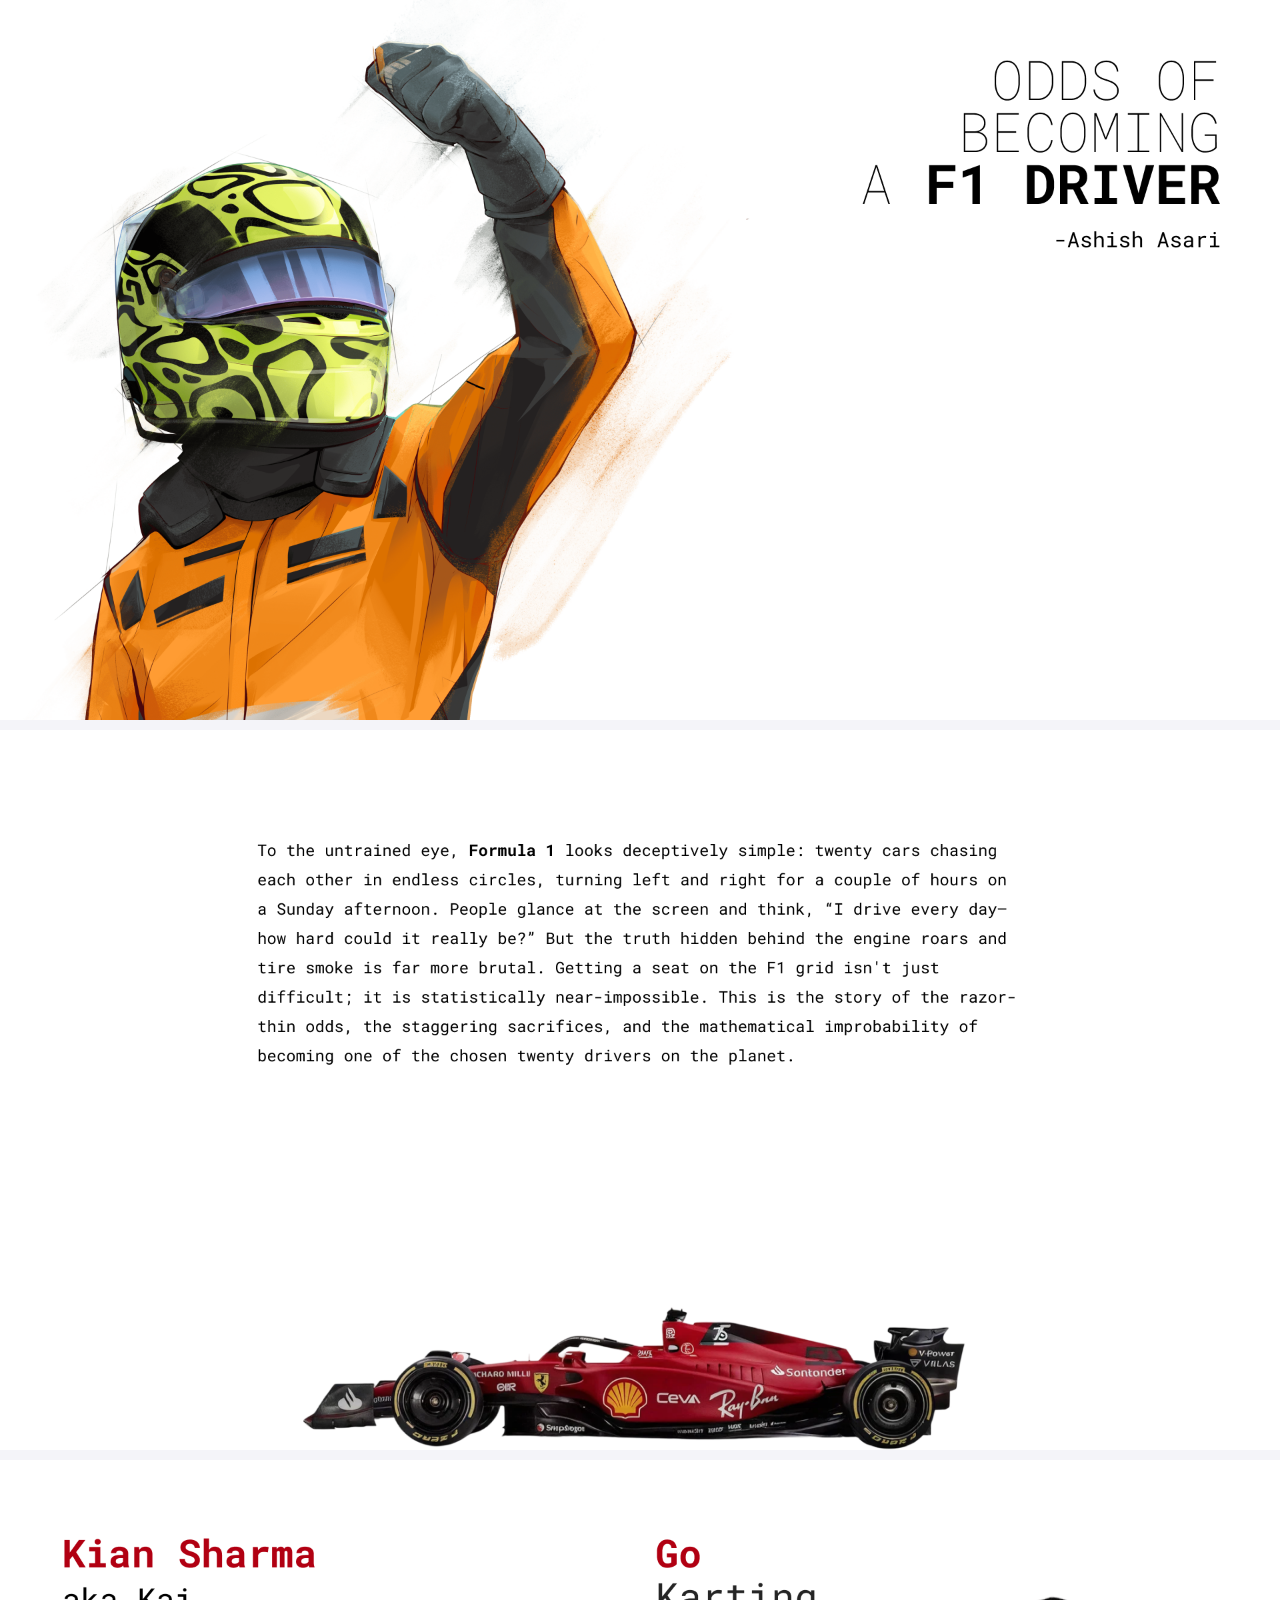
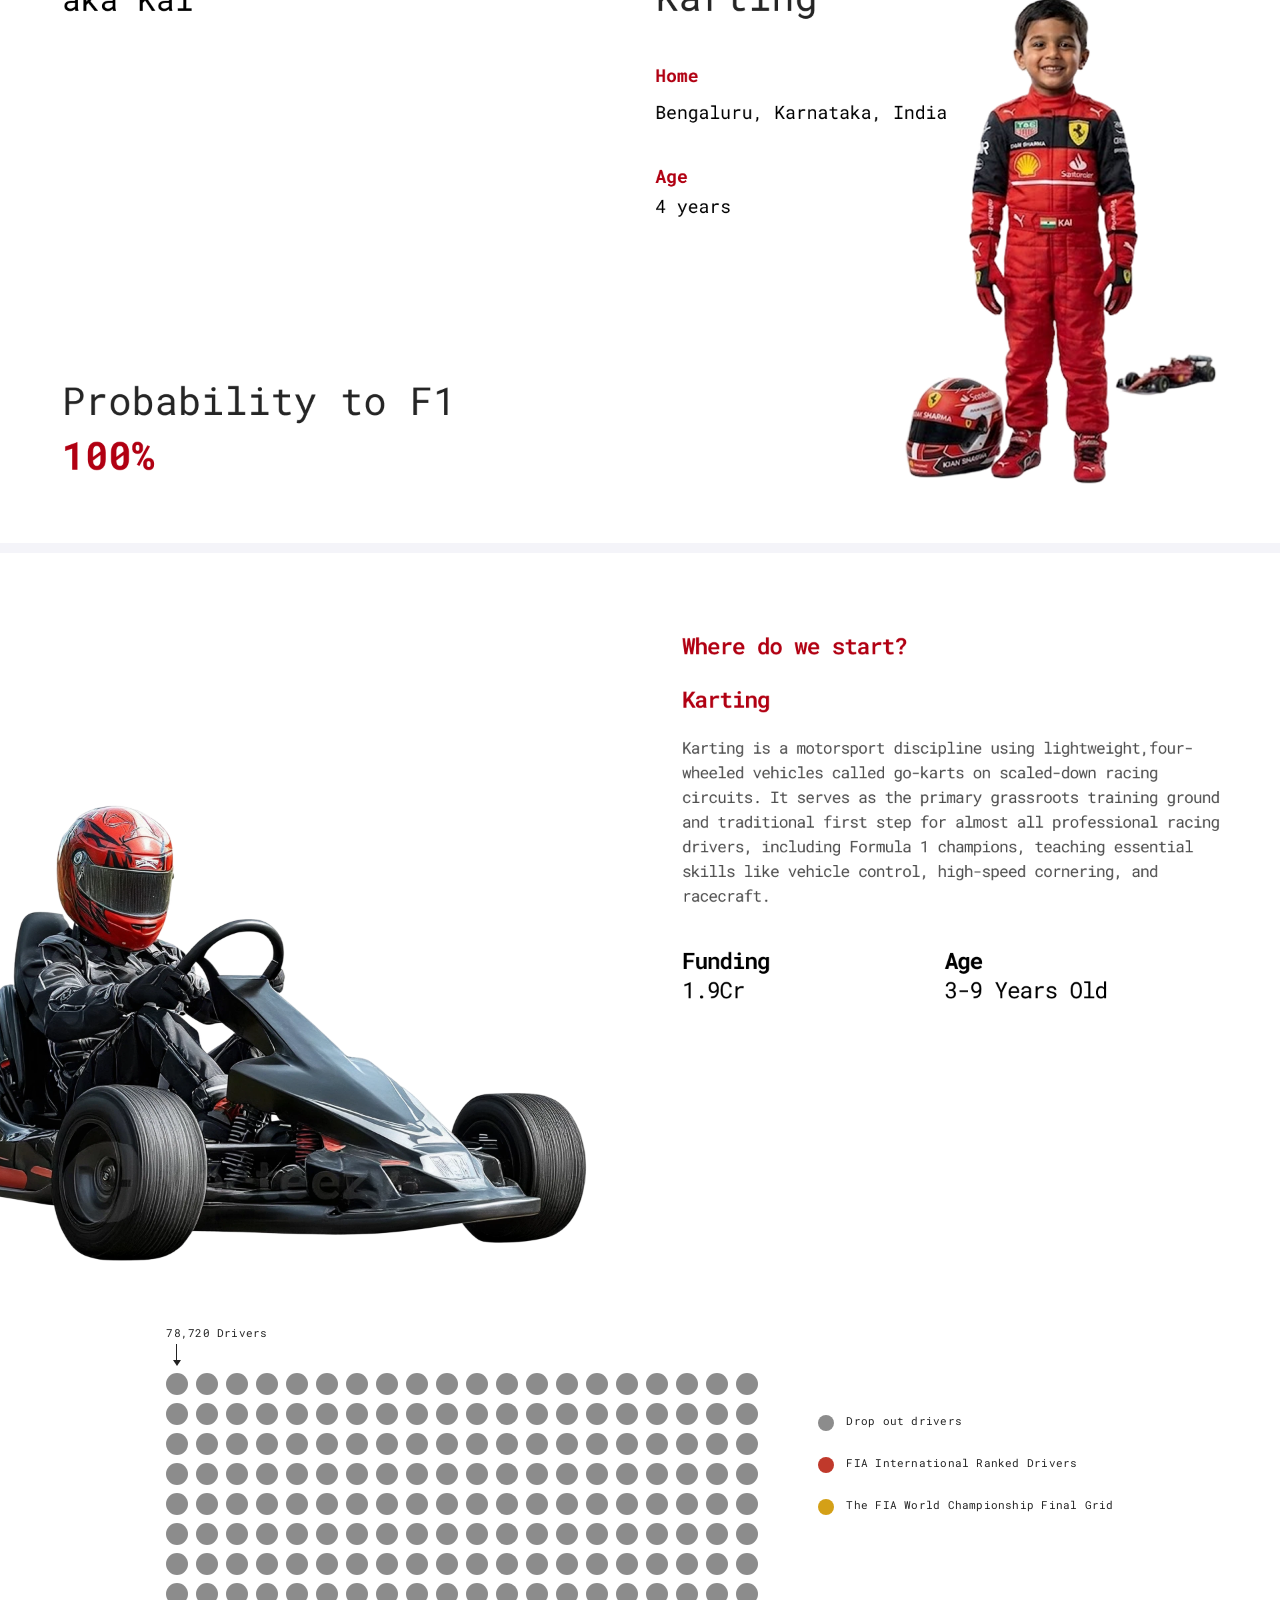
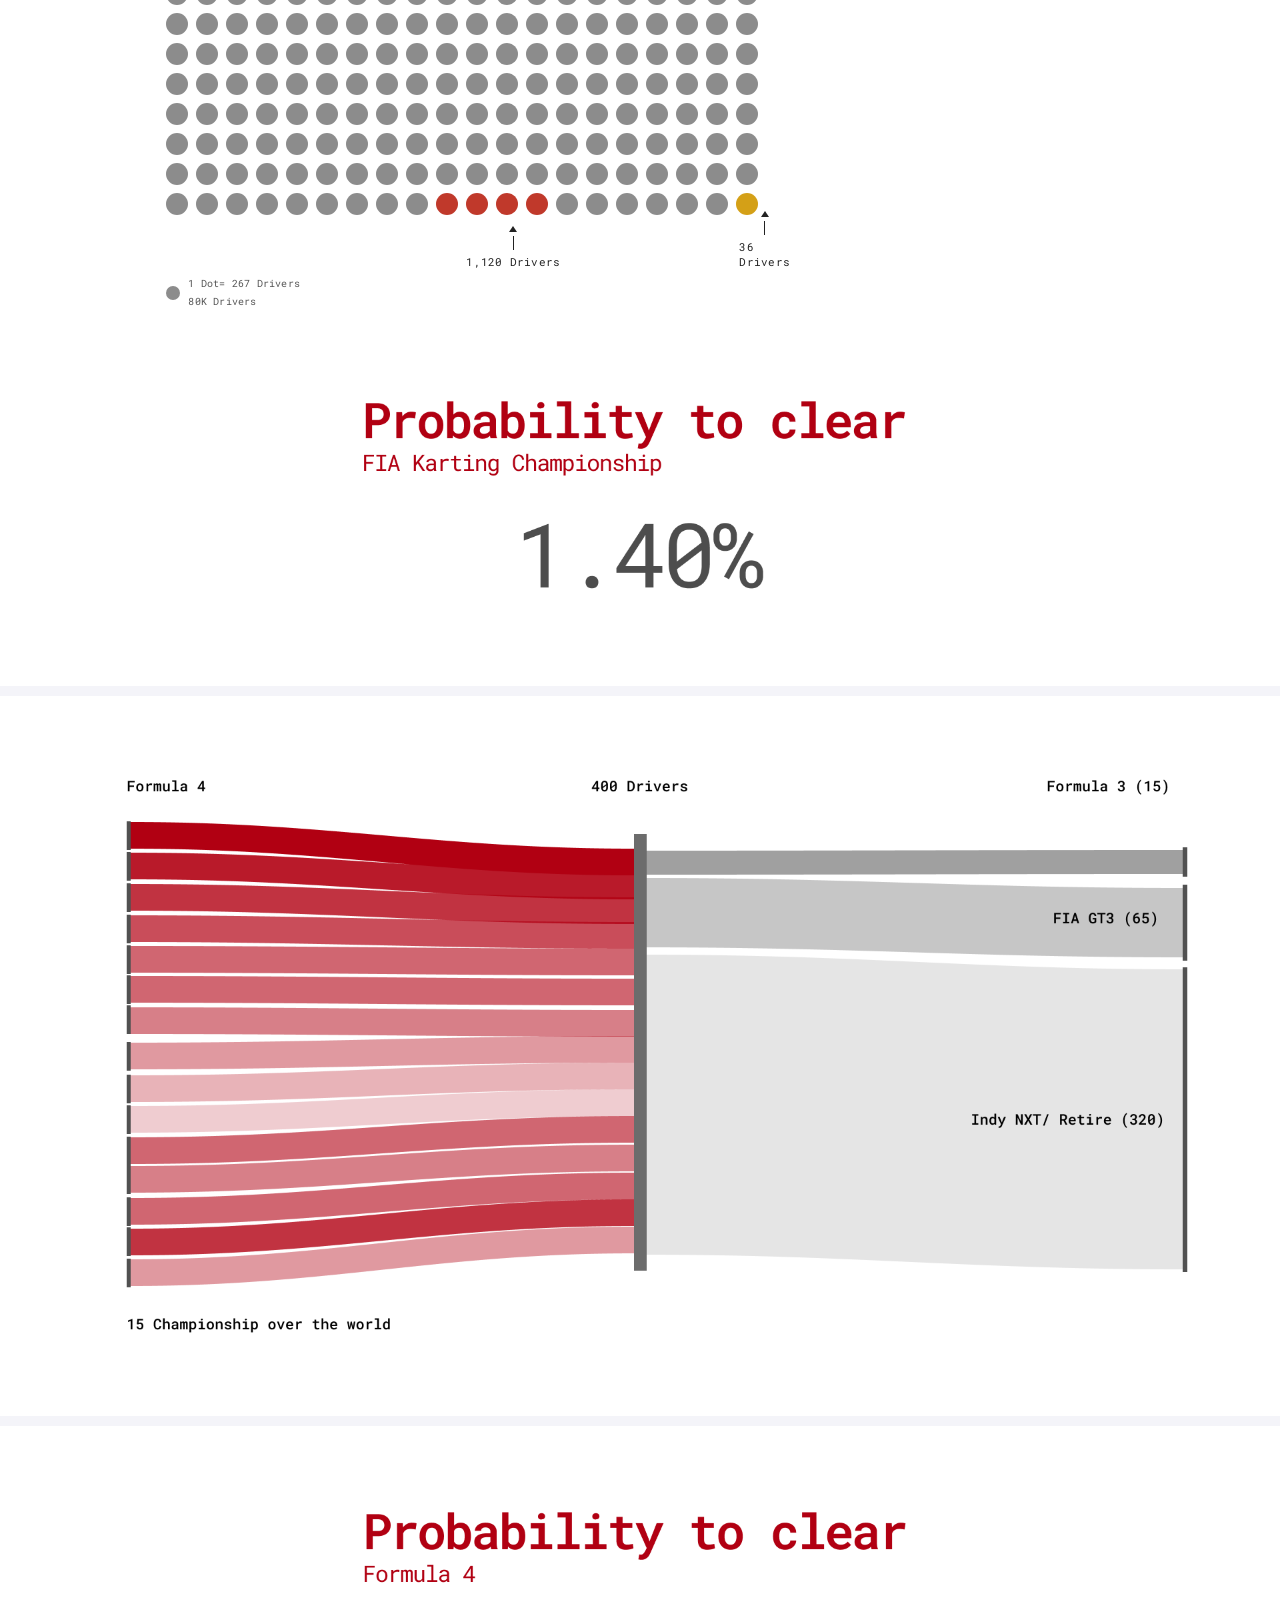
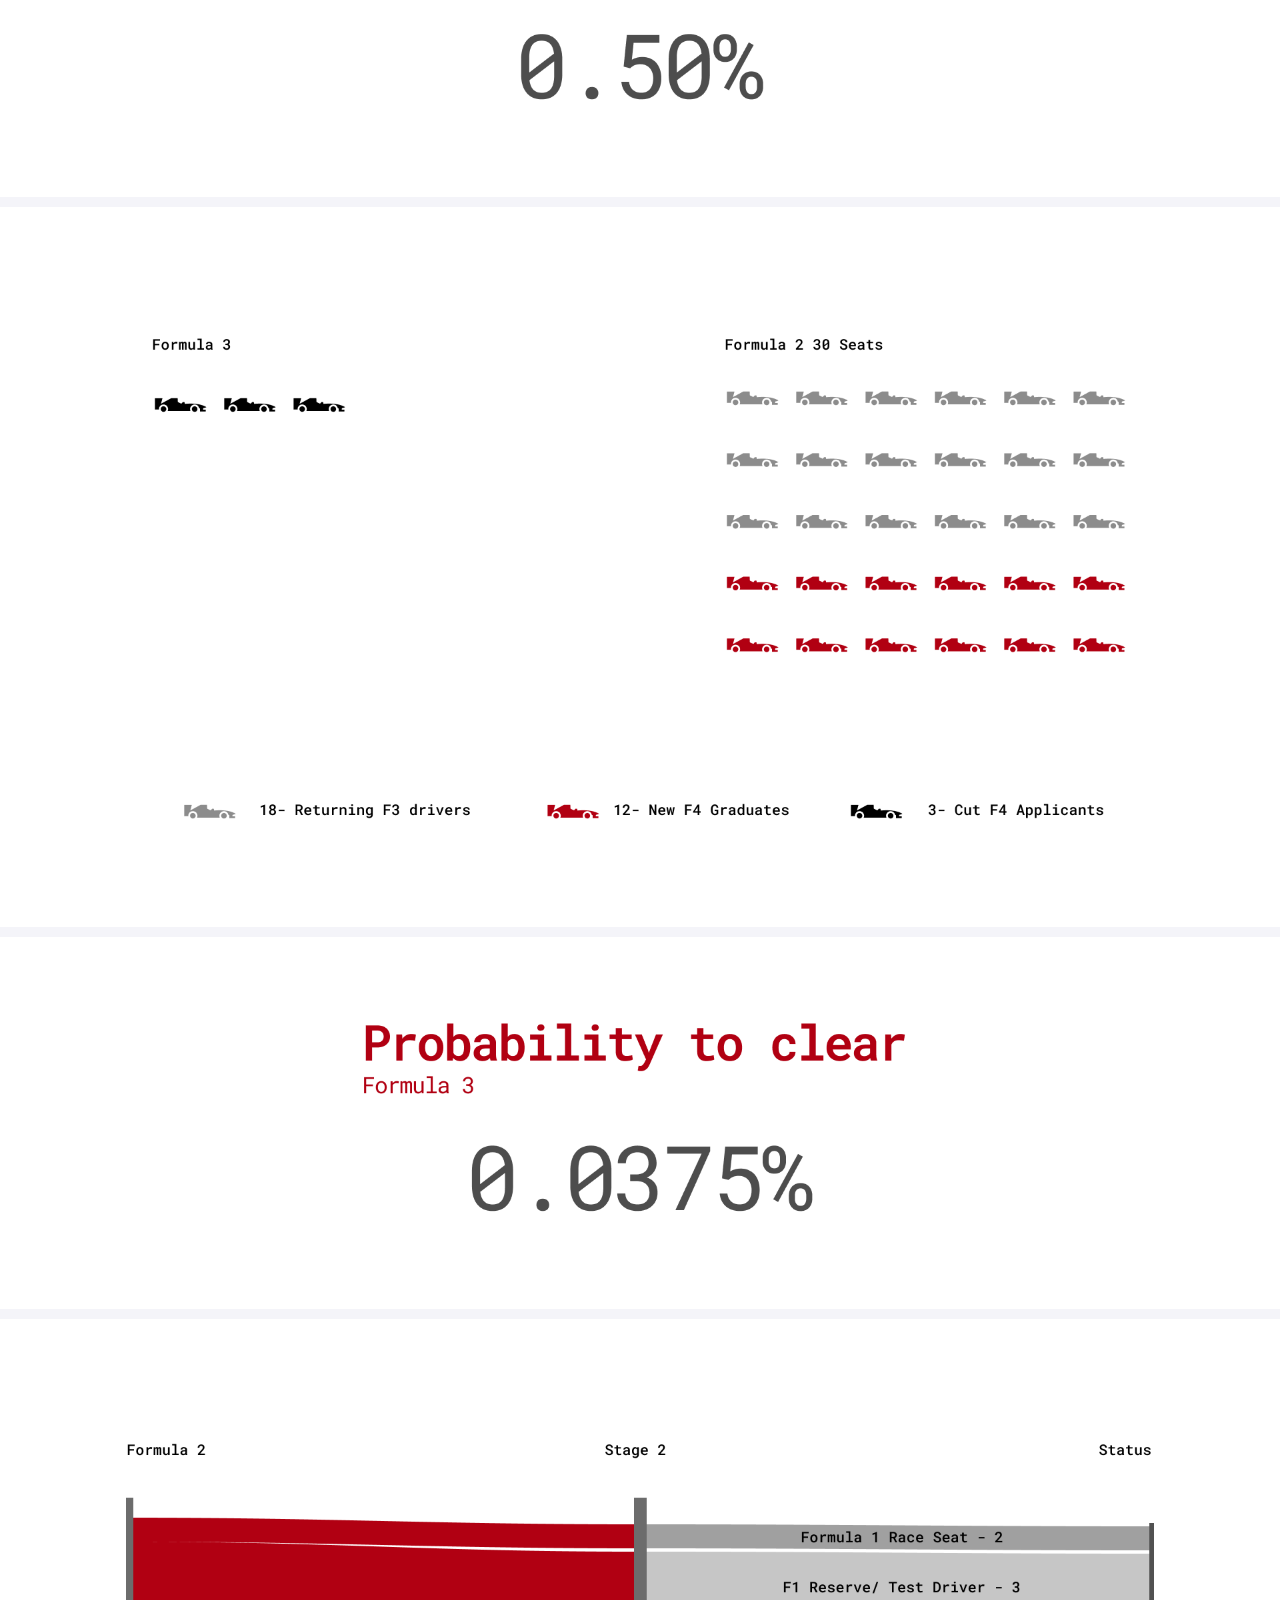
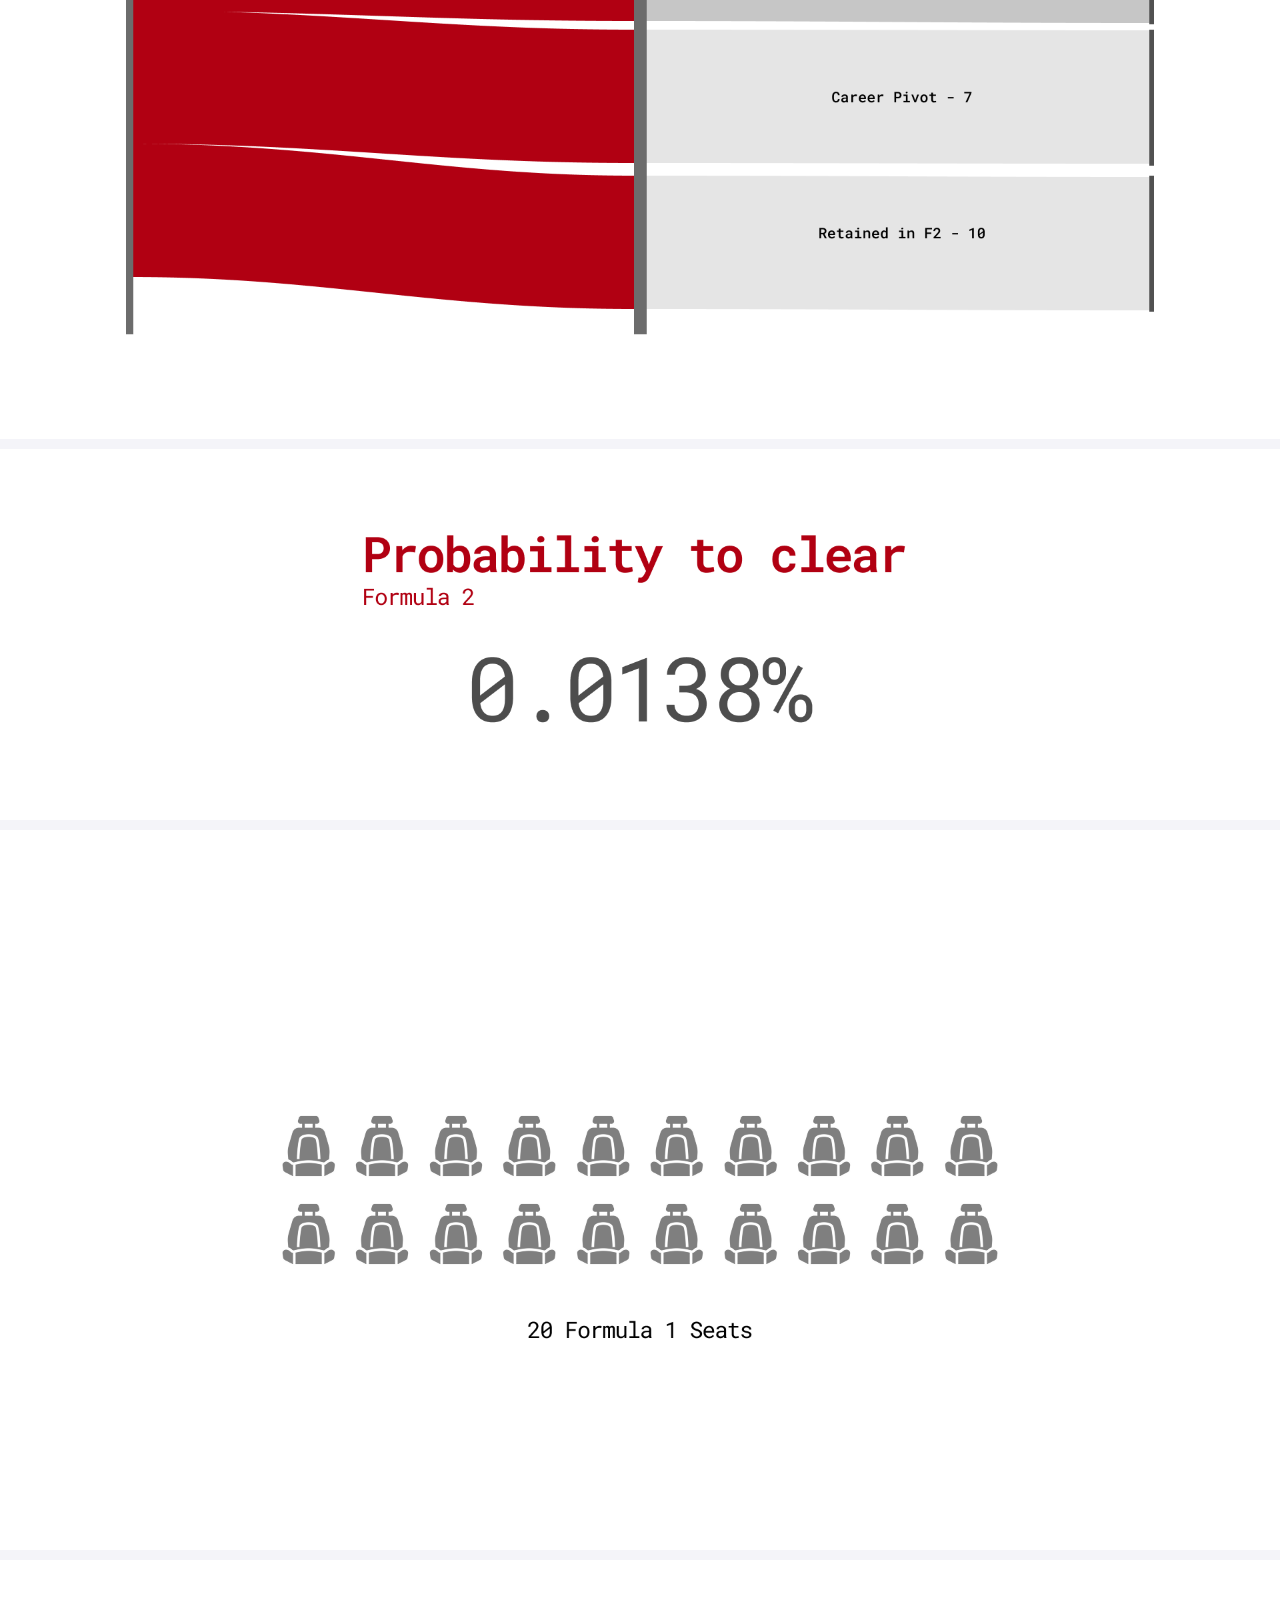
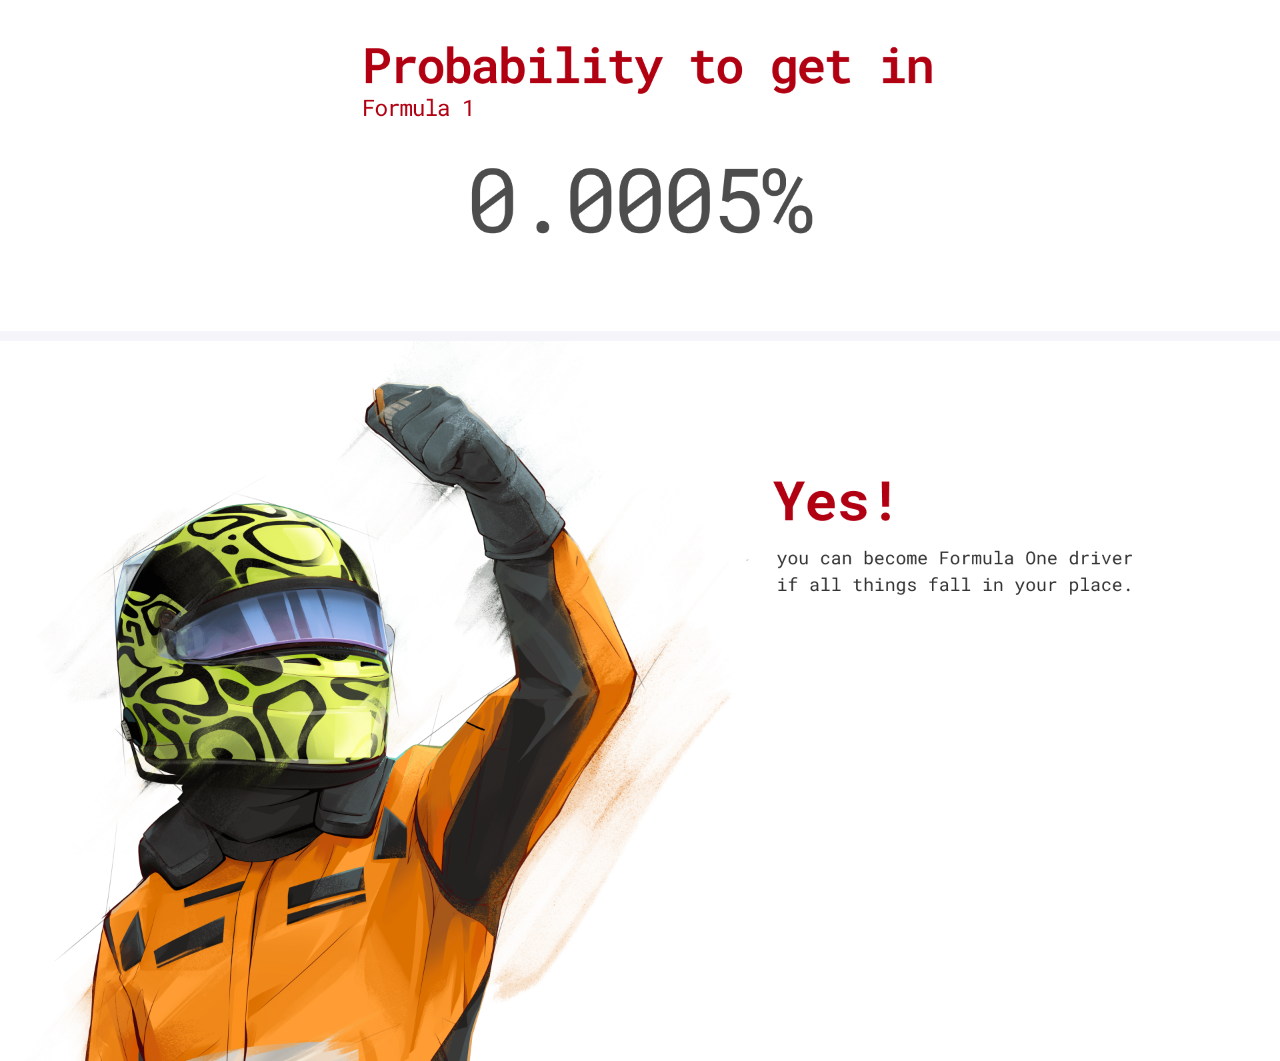
<file: F1/Index.html>
<!DOCTYPE html>
<html lang="en">
<head>
    <meta charset="UTF-8" />
    <meta name="viewport" content="width=device-width, initial-scale=1.0" />
    <title>Webpage with Gallery & FIA Driver Grid</title>
    <link rel="preconnect" href="https://fonts.googleapis.com" />
    <link href="https://fonts.googleapis.com/css2?family=Roboto+Mono:wght@400;500&display=swap" rel="stylesheet" />
    
    <style>
        *, *::before, *::after { 
            box-sizing: border-box; 
        }

        body {
            margin: 0;
            padding: 0;
            background-color: #f4f4f9;
            font-family: 'Roboto Mono', monospace;
            width: 100%;
        }

        /* Full-Width Image Container Styles */
        .image-container {
            width: 100%;
            display: flex;
            flex-direction: column;
            gap: 10px;
        }

        .image-container img {
            width: 100%;
            height: auto;
            display: block;
        }

        /* Data Viz Section Container */
        .viz-section {
            display: flex;
            justify-content: center;
            align-items: center;
            padding: 100px 20px;
            background: #ffffff;
            width: 100%;
            overflow-x: auto;
        }

        /* Animation Keyframes */
        @keyframes fallIn {
            0%   { transform: translateY(-110vh); opacity: 0; }
            60%  { opacity: 1; }
            80%  { transform: translateY(8px); }
            92%  { transform: translateY(-4px); }
            100% { transform: translateY(0); opacity: 1; }
        }

        /* Viz Layout Styles */
        .scene { 
            display: flex; 
            align-items: flex-start; 
            gap: 60px; 
        }

        .viz { 
            position: relative; 
        }

        .annotation-top {
            position: absolute;
            top: -48px;
            left: 0;
            font-size: 11px;
            color: #222;
            letter-spacing: .02em;
        }
        .annotation-top .line { width:1px; height:16px; background:#222; margin:4px 0 0 10px; }
        .annotation-top .arrow-down {
            width:0; height:0;
            border-left:4px solid transparent;
            border-right:4px solid transparent;
            border-top:6px solid #222;
            margin-left:7px;
        }

        .grid {
            display: grid;
            grid-template-columns: repeat(20, 22px);
            grid-template-rows: repeat(15, 22px);
            gap: 8px;
        }

        .dot {
            width: 22px;
            height: 22px;
            border-radius: 50%;
            cursor: pointer;
            opacity: 0;
            animation: fallIn .7s cubic-bezier(.22,1,.36,1) forwards;
            transition: background-color .15s ease, transform .15s ease, opacity .2s ease;
        }
        .dot.grey   { background: #8C8C8C; }
        .dot.red    { background: #C0392B; }
        .dot.yellow { background: #D4A017; }

        .dot:hover { transform: scale(1.18); }
        .dot.grey:hover   { background: #6B6B6B; }
        .dot.red:hover    { background: #E74C3C; }
        .dot.yellow:hover { background: #F4C430; }

        /* Dim non-hovered types */
        .grid.highlight-grey   .dot.red,
        .grid.highlight-grey   .dot.yellow { opacity: .18 !important; }
        .grid.highlight-red    .dot.grey,
        .grid.highlight-red    .dot.yellow { opacity: .18 !important; }
        .grid.highlight-yellow .dot.grey,
        .grid.highlight-yellow .dot.red   { opacity: .18 !important; }

        .annot-bottom {
            position: absolute;
            bottom: -54px;
            font-size: 11px;
            color: #222;
            letter-spacing: .02em;
            display: flex;
            flex-direction: column;
            align-items: center;
        }
        .arrow-up {
            width:0; height:0;
            border-left:4px solid transparent;
            border-right:4px solid transparent;
            border-bottom:6px solid #222;
            margin-bottom:4px;
        }
        .annot-line { width:1px; height:14px; background:#222; margin-bottom:4px; }

        .meta {
            position: absolute;
            bottom: -96px;
            left: 0;
            font-size: 10px;
            color: #555;
            letter-spacing: .02em;
            line-height: 1.8;
            display: flex;
            align-items: center;
            gap: 8px;
        }
        .meta-dot {
            width:14px; height:14px;
            border-radius:50%;
            background:#8C8C8C;
            flex-shrink:0;
        }

        /* Legend */
        .legend { display:flex; flex-direction:column; gap:24px; padding-top:40px; min-width:200px; }
        .legend-item {
            display:flex; align-items:flex-start; gap:12px; cursor:default;
        }
        .legend-dot {
            width:16px; height:16px; border-radius:50%; flex-shrink:0; margin-top:2px;
            transition: background-color .15s ease;
        }
        .legend-label { font-size:11px; color:#222; line-height:1.5; letter-spacing:.02em; }

        /* Tooltip */
        #tooltip {
            position: fixed;
            background: #111;
            color: #fff;
            padding: 6px 12px;
            border-radius: 4px;
            font-size: 11px;
            font-family: 'Roboto Mono', monospace;
            pointer-events: none;
            z-index: 1000;
            white-space: nowrap;
            letter-spacing: .02em;
            box-shadow: 0 2px 8px rgba(0,0,0,.25);
            display: none;
        }
    </style>
</head>
<body>

    <!-- SECTION 1: Top Images (1 to 4) -->
    <div class="image-container">
        <img src="One.png" alt="One">
        <img src="Two.png" alt="Two">
        <img src="Three.png" alt="Three">
        <img src="Four.png" alt="Four">
    </div>

    <!-- SECTION 2: FIA Data Visualization -->
    <div class="viz-section">
        <div id="tooltip"></div>

        <div class="scene">
            <div class="viz">
                <div class="annotation-top">
                    78,720 Drivers
                    <div class="line"></div>
                    <div class="arrow-down"></div>
                </div>

                <div class="grid" id="dotGrid"></div>

                <div class="annot-bottom" style="left:300px">
                    <div class="arrow-up"></div>
                    <div class="annot-line"></div>
                    1,120 Drivers
                </div>

                <div class="annot-bottom" style="left:573px">
                    <div class="arrow-up"></div>
                    <div class="annot-line"></div>
                    36 Drivers
                </div>

                <div class="meta">
                    <div class="meta-dot"></div>
                    <div>
                        <div>1 Dot= 267 Drivers</div>
                        <div>80K Drivers</div>
                    </div>
                </div>
            </div>

            <div class="legend">
                <div class="legend-item" data-type="grey">
                    <div class="legend-dot" style="background:#8C8C8C"></div>
                    <div class="legend-label">Drop out drivers</div>
                </div>
                <div class="legend-item" data-type="red">
                    <div class="legend-dot" style="background:#C0392B"></div>
                    <div class="legend-label">FIA International Ranked Drivers</div>
                </div>
                <div class="legend-item" data-type="yellow">
                    <div class="legend-dot" style="background:#D4A017"></div>
                    <div class="legend-label">The FIA World Championship Final Grid</div>
                </div>
            </div>
        </div>
    </div>

    <!-- SECTION 3: Bottom Images -->
    <div class="image-container">
        <img src="Five.png" alt="Five">
        <img src="Six.png" alt="Six">
        <img src="Six-B.png" alt="Six-B">
        
        <!-- RENAMED FROM Seven.png TO Seven-11.png -->
        <img src="Seven-11.png" alt="Seven-11">
        
        <img src="Seven-B.png" alt="Seven-B">
        <img src="Eight.png" alt="Eight">
        <img src="Nine.png" alt="Nine">
        <img src="Ten.png" alt="Ten">
        <img src="Eleven.png" alt="Eleven">
        <img src="Twelve.png" alt="Twelve">
    </div>

    <!-- Visualization Script -->
    <script>
        const COLS = 20, ROWS = 15;
        const LABEL = {
            grey:   'Drop out drivers',
            red:    'FIA International Ranked Drivers',
            yellow: 'The FIA World Championship Final Grid',
        };
        const HOVER_COLOR = { grey:'#6B6B6B', red:'#E74C3C', yellow:'#F4C430' };
        const BASE_COLOR  = { grey:'#8C8C8C', red:'#C0392B', yellow:'#D4A017' };

        const grid = document.getElementById('dotGrid');
        const tooltip = document.getElementById('tooltip');

        for (let row = 0; row < ROWS; row++) {
            for (let col = 0; col < COLS; col++) {
                let type = 'grey';
                if (row === ROWS-1 && col >= 9 && col <= 12) type = 'red';
                else if (row === ROWS-1 && col === 19) type = 'yellow';

                const delay = row * 0.06 + col * 0.015 + Math.random() * 0.04;
                const dot = document.createElement('div');
                dot.className = `dot ${type}`;
                dot.style.animationDelay = `${delay.toFixed(3)}s`;
                dot.dataset.type = type;
                grid.appendChild(dot);
            }
        }

        // Tooltip tracking
        document.addEventListener('mousemove', (e) => {
            tooltip.style.left = (e.clientX + 14) + 'px';
            tooltip.style.top  = (e.clientY - 36) + 'px';
        });

        function showTooltip(type) {
            tooltip.textContent = LABEL[type];
            tooltip.style.display = 'block';
            grid.className = `grid highlight-${type}`;
        }
        function hideTooltip() {
            tooltip.style.display = 'none';
            grid.className = 'grid';
        }

        // Dot hover
        grid.addEventListener('mouseover', (e) => {
            const dot = e.target.closest('.dot');
            if (dot) showTooltip(dot.dataset.type);
        });
        grid.addEventListener('mouseout', (e) => {
            if (!e.relatedTarget?.closest('.dot')) hideTooltip();
        });

        // Legend hover
        document.querySelectorAll('.legend-item').forEach(item => {
            const type = item.dataset.type;
            const ldot = item.querySelector('.legend-dot');
            item.addEventListener('mouseenter', () => {
                showTooltip(type);
                ldot.style.background = HOVER_COLOR[type];
            });
            item.addEventListener('mouseleave', () => {
                hideTooltip();
                ldot.style.background = BASE_COLOR[type];
            });
        });
    </script>
</body>
</html>
</file>
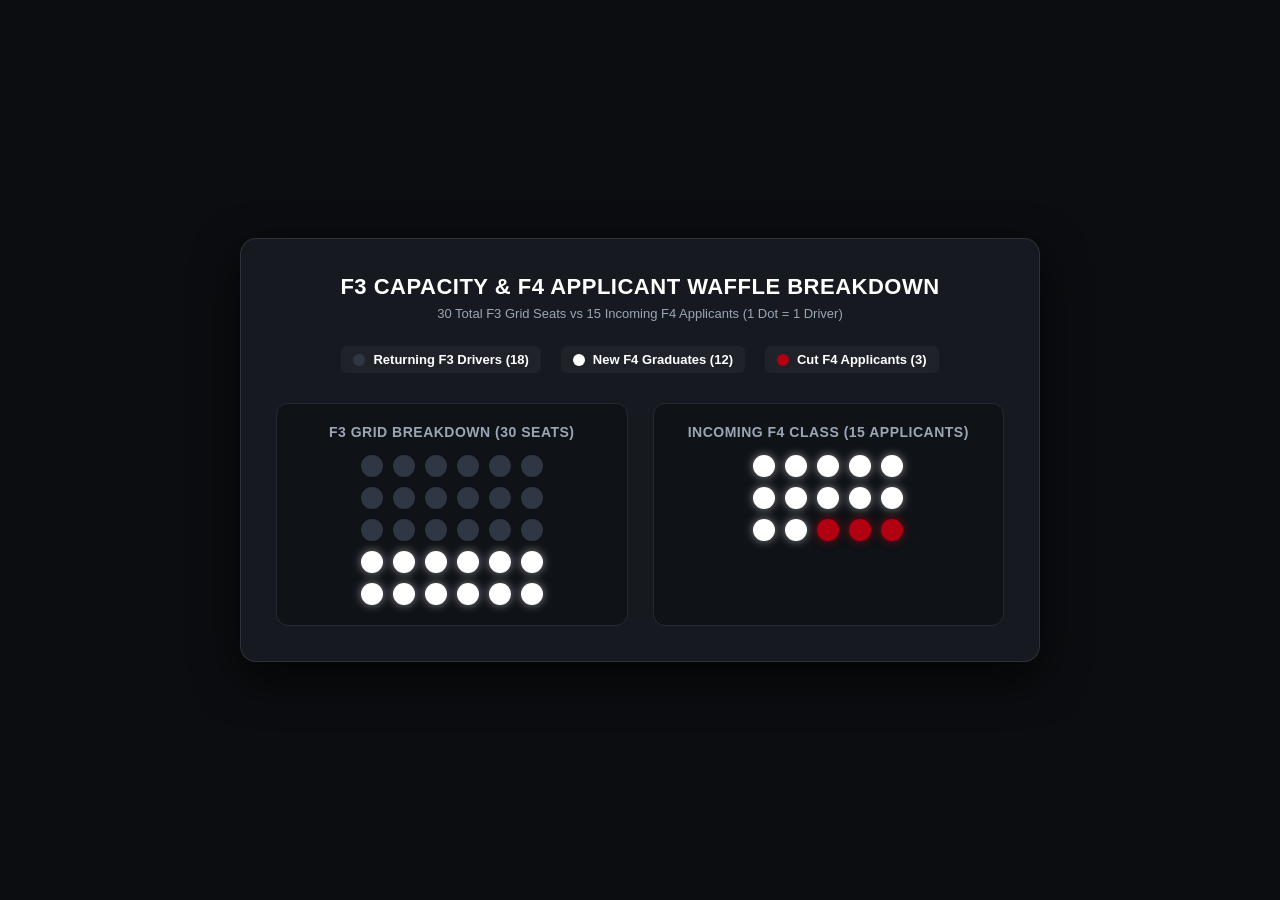
<file: f2-cards.html>
<!DOCTYPE html>
<html lang="en">
<head>
    <meta charset="UTF-8">
    <meta name="viewport" content="width=device-width, initial-scale=1.0">
    <title>F3 Grid & F4 Transition Waffle Chart</title>
    <style>
        :root {
            --bg-color: #0b0d10;
            --card-bg: #161a20;
            --brand-red: #B10012;
            --brand-white: #FFFFFF;
            --muted-gray: #303744;
            --text-muted: #9ba6b5;
        }

        * {
            box-sizing: border-box;
            margin: 0;
            padding: 0;
        }

        body {
            background-color: var(--bg-color);
            color: var(--brand-white);
            font-family: -apple-system, BlinkMacSystemFont, "Segoe UI", Roboto, sans-serif;
            display: flex;
            justify-content: center;
            align-items: center;
            min-height: 100vh;
            padding: 30px 20px;
        }

        .chart-card {
            background-color: var(--card-bg);
            border: 1px solid rgba(255, 255, 255, 0.1);
            border-radius: 16px;
            padding: 35px;
            width: 100%;
            max-width: 800px;
            box-shadow: 0 16px 45px rgba(0, 0, 0, 0.7);
        }

        .header {
            margin-bottom: 25px;
            text-align: center;
        }

        .title {
            font-size: 22px;
            font-weight: 800;
            letter-spacing: 0.5px;
            margin-bottom: 6px;
            text-transform: uppercase;
        }

        .subtitle {
            font-size: 13px;
            color: var(--text-muted);
        }

        /* Legend Styling */
        .legend-container {
            display: flex;
            justify-content: center;
            gap: 20px;
            margin-bottom: 30px;
            flex-wrap: wrap;
        }

        .legend-item {
            display: flex;
            align-items: center;
            gap: 8px;
            font-size: 13px;
            font-weight: 600;
            cursor: pointer;
            padding: 6px 12px;
            border-radius: 6px;
            background: rgba(255, 255, 255, 0.04);
            transition: background 0.2s ease;
        }

        .legend-item:hover {
            background: rgba(255, 255, 255, 0.08);
        }

        .dot-sample {
            width: 12px;
            height: 12px;
            border-radius: 50%;
        }

        /* Waffle Sections Layout */
        .sections-wrapper {
            display: grid;
            grid-template-columns: 1fr 1fr;
            gap: 25px;
        }

        @media (max-width: 650px) {
            .sections-wrapper {
                grid-template-columns: 1fr;
            }
        }

        .waffle-box {
            background-color: #0f1217;
            border: 1px solid #232a35;
            border-radius: 12px;
            padding: 20px;
            display: flex;
            flex-direction: column;
            align-items: center;
        }

        .box-title {
            font-size: 14px;
            font-weight: 700;
            margin-bottom: 15px;
            color: var(--text-muted);
            text-transform: uppercase;
            letter-spacing: 0.5px;
        }

        /* Grid Containers */
        .grid {
            display: grid;
            gap: 10px;
            justify-content: center;
            align-items: center;
        }

        .grid-f3 {
            grid-template-columns: repeat(6, 1fr);
        }

        .grid-f4 {
            grid-template-columns: repeat(5, 1fr);
        }

        /* Unit Dots */
        .dot {
            width: 22px;
            height: 22px;
            border-radius: 50%;
            transition: transform 0.2s cubic-bezier(0.175, 0.885, 0.32, 1.275), opacity 0.2s;
            cursor: pointer;
            position: relative;
        }

        .dot:hover {
            transform: scale(1.35);
            z-index: 10;
        }

        /* Colors & Styles */
        .dot.f4-assigned {
            background-color: var(--brand-white);
            box-shadow: 0 0 10px rgba(255, 255, 255, 0.5);
        }

        .dot.f3-returning {
            background-color: var(--muted-gray);
        }

        .dot.f4-cut {
            background-color: var(--brand-red);
            box-shadow: 0 0 10px rgba(177, 0, 18, 0.7);
        }

        /* Tooltip */
        .tooltip {
            position: absolute;
            background: #ffffff;
            color: #000000;
            padding: 6px 10px;
            border-radius: 4px;
            font-size: 11px;
            font-weight: 700;
            pointer-events: none;
            opacity: 0;
            transition: opacity 0.15s ease;
            box-shadow: 0 4px 12px rgba(0,0,0,0.4);
            z-index: 100;
            white-space: nowrap;
        }

        .tooltip.visible {
            opacity: 1;
        }
    </style>
</head>
<body>

    <div class="chart-card">
        <div class="header">
            <h1 class="title">F3 Capacity & F4 Applicant Waffle Breakdown</h1>
            <p class="subtitle">30 Total F3 Grid Seats vs 15 Incoming F4 Applicants (1 Dot = 1 Driver)</p>
        </div>

        <!-- Legend -->
        <div class="legend-container">
            <div class="legend-item" onclick="highlightCategory('f3-returning')">
                <span class="dot-sample" style="background-color: var(--muted-gray);"></span>
                Returning F3 Drivers (18)
            </div>
            <div class="legend-item" onclick="highlightCategory('f4-assigned')">
                <span class="dot-sample" style="background-color: var(--brand-white);"></span>
                New F4 Graduates (12)
            </div>
            <div class="legend-item" onclick="highlightCategory('f4-cut')">
                <span class="dot-sample" style="background-color: var(--brand-red);"></span>
                Cut F4 Applicants (3)
            </div>
        </div>

        <!-- Main Grid Layout -->
        <div class="sections-wrapper">
            <!-- Left Side: F3 Grid (30 Dots) -->
            <div class="waffle-box">
                <div class="box-title">F3 Grid Breakdown (30 Seats)</div>
                <div class="grid grid-f3" id="f3Grid"></div>
            </div>

            <!-- Right Side: F4 Pool Breakdown (15 Dots) -->
            <div class="waffle-box">
                <div class="box-title">Incoming F4 Class (15 Applicants)</div>
                <div class="grid grid-f4" id="f4Grid"></div>
            </div>
        </div>
    </div>

    <div class="tooltip" id="tooltip"></div>

    <script>
        const tooltip = document.getElementById('tooltip');

        // Build F3 Grid (18 Returning + 12 New F4 Graduates)
        const f3Grid = document.getElementById('f3Grid');
        
        // 18 Returning Veterans
        for (let i = 0; i < 18; i++) {
            const dot = createDot('f3-returning', `Returning F3 Driver #${i + 1}`);
            f3Grid.appendChild(dot);
        }
        // 12 New F4 Graduates
        for (let i = 0; i < 12; i++) {
            const dot = createDot('f4-assigned', `F4 Graduate Seat #${i + 1}`);
            f3Grid.appendChild(dot);
        }

        // Build F4 Applicant Pool (12 Successful + 3 Cut)
        const f4Grid = document.getElementById('f4Grid');
        
        // 12 Successful Applicants
        for (let i = 0; i < 12; i++) {
            const dot = createDot('f4-assigned', `F4 Applicant #${i + 1}: Promoted to F3`);
            f4Grid.appendChild(dot);
        }
        // 3 Unassigned Applicants
        for (let i = 0; i < 3; i++) {
            const dot = createDot('f4-cut', `F4 Applicant #${i + 13}: Unassigned / Cut`);
            f4Grid.appendChild(dot);
        }

        function createDot(type, label) {
            const dot = document.createElement('div');
            dot.className = `dot ${type}`;

            dot.addEventListener('mouseenter', (e) => {
                tooltip.innerText = label;
                tooltip.classList.add('visible');
            });

            dot.addEventListener('mousemove', (e) => {
                tooltip.style.left = `${e.pageX + 10}px`;
                tooltip.style.top = `${e.pageY - 28}px`;
            });

            dot.addEventListener('mouseleave', () => {
                tooltip.classList.remove('visible');
            });

            return dot;
        }

        function highlightCategory(category) {
            const allDots = document.querySelectorAll('.dot');
            allDots.forEach(dot => {
                if (dot.classList.contains(category)) {
                    dot.style.opacity = '1';
                    dot.style.transform = 'scale(1.3)';
                } else {
                    dot.style.opacity = '0.2';
                    dot.style.transform = 'scale(0.85)';
                }
            });

            setTimeout(() => {
                allDots.forEach(dot => {
                    dot.style.opacity = '1';
                    dot.style.transform = '';
                });
            }, 1500);
        }
    </script>
</body>
</html>
</file>
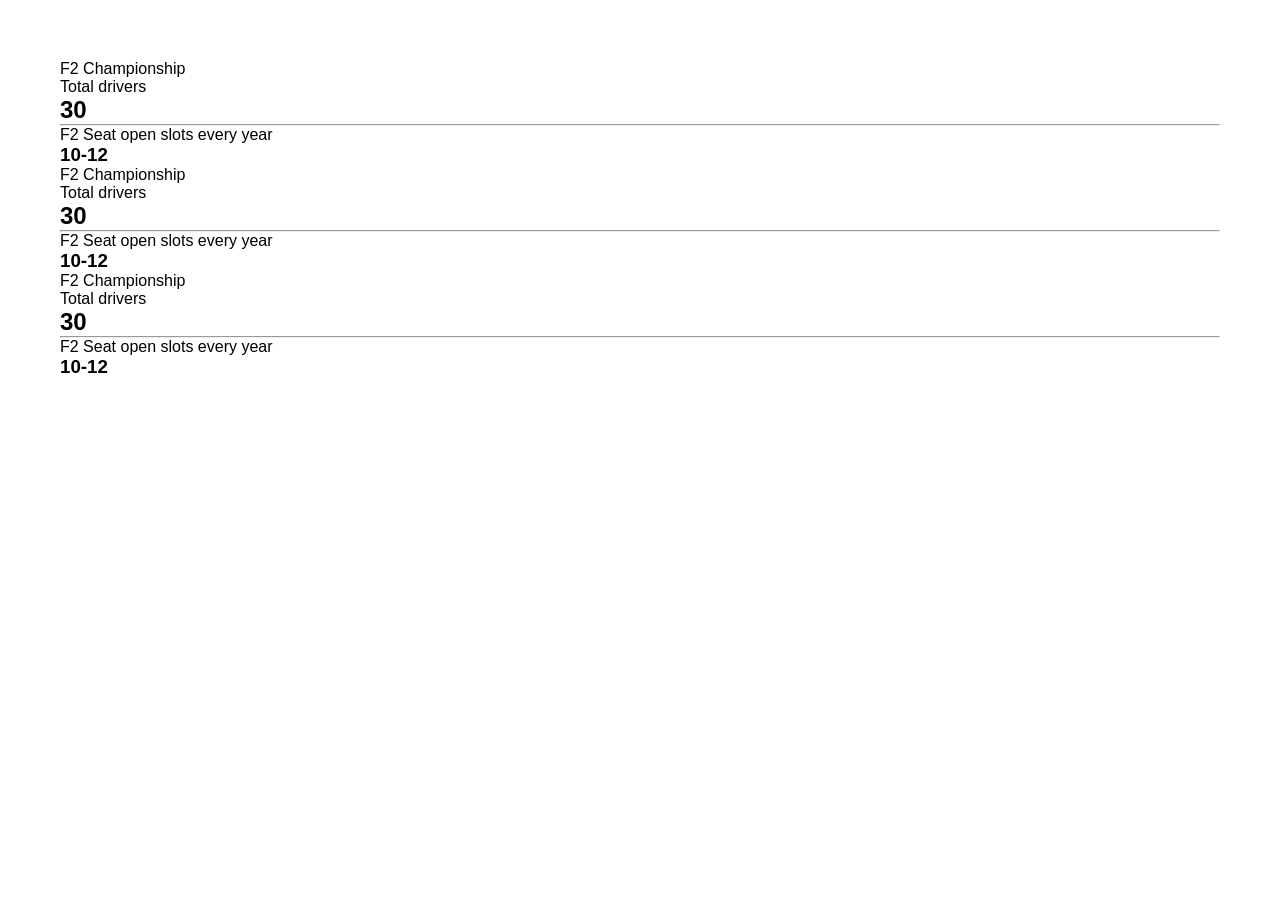
<file: Horizontal.html>
<!DOCTYPE html>
<html lang="en">
<head>
  <meta charset="UTF-8">
  <meta name="viewport" content="width=device-width, initial-scale=1.0">
  <title>F2 Drivers Dashboard</title>
  <link rel="stylesheet" href="style.css">
  <!-- Google Fonts for modern typography -->
  <link rel="preconnect" href="https://fonts.googleapis.com">
  <link rel="preconnect" href="https://fonts.gstatic.com" crossorigin>
  <link href="https://fonts.googleapis.com/css2?family=Inter:wght@400;600;800&display=swap" rel="stylesheet">
</head>
<body>

  <main class="horizontal-container">
    
    <!-- Card 1 -->
    <article class="stat-card">
      <div class="card-header">
        <span class="badge">F2 Championship</span>
      </div>
      <div class="stat-group">
        <span class="stat-label">Total drivers</span>
        <h2 class="stat-value">30</h2>
      </div>
      <hr class="divider">
      <div class="stat-group">
        <span class="stat-label">F2 Seat open slots every year</span>
        <h3 class="stat-value highlight">10-12</h3>
      </div>
    </article>

    <!-- Card 2 -->
    <article class="stat-card">
      <div class="card-header">
        <span class="badge">F2 Championship</span>
      </div>
      <div class="stat-group">
        <span class="stat-label">Total drivers</span>
        <h2 class="stat-value">30</h2>
      </div>
      <hr class="divider">
      <div class="stat-group">
        <span class="stat-label">F2 Seat open slots every year</span>
        <h3 class="stat-value highlight">10-12</h3>
      </div>
    </article>

    <!-- Card 3 -->
    <article class="stat-card">
      <div class="card-header">
        <span class="badge">F2 Championship</span>
      </div>
      <div class="stat-group">
        <span class="stat-label">Total drivers</span>
        <h2 class="stat-value">30</h2>
      </div>
      <hr class="divider">
      <div class="stat-group">
        <span class="stat-label">F2 Seat open slots every year</span>
        <h3 class="stat-value highlight">10-12</h3>
      </div>
    </article>

  </main>

</body>
</html>
</file>
<file: style.css>
*{
margin:0;
padding:0;
box-sizing:border-box;
font-family:Arial,sans-serif;
}

body{

padding:60px;
background:white;

}

.wrapper{

display:flex;
gap:120px;

}

.comparison{

display:flex;
gap:70px;

}

.grid{

display:grid;
gap:8px;
margin-bottom:15px;

}

.grid30{

grid-template-columns:repeat(6,24px);

}

.grid12{

grid-template-columns:repeat(6,24px);

}

.square{

width:20px;
height:20px;
border-radius:4px;

}

.gray .square{

background:#6E6E6E;

}

.red .square{

background:#E10600;

}

p{

margin-top:12px;
font-size:18px;

line-height:1.4;

}
</file>
